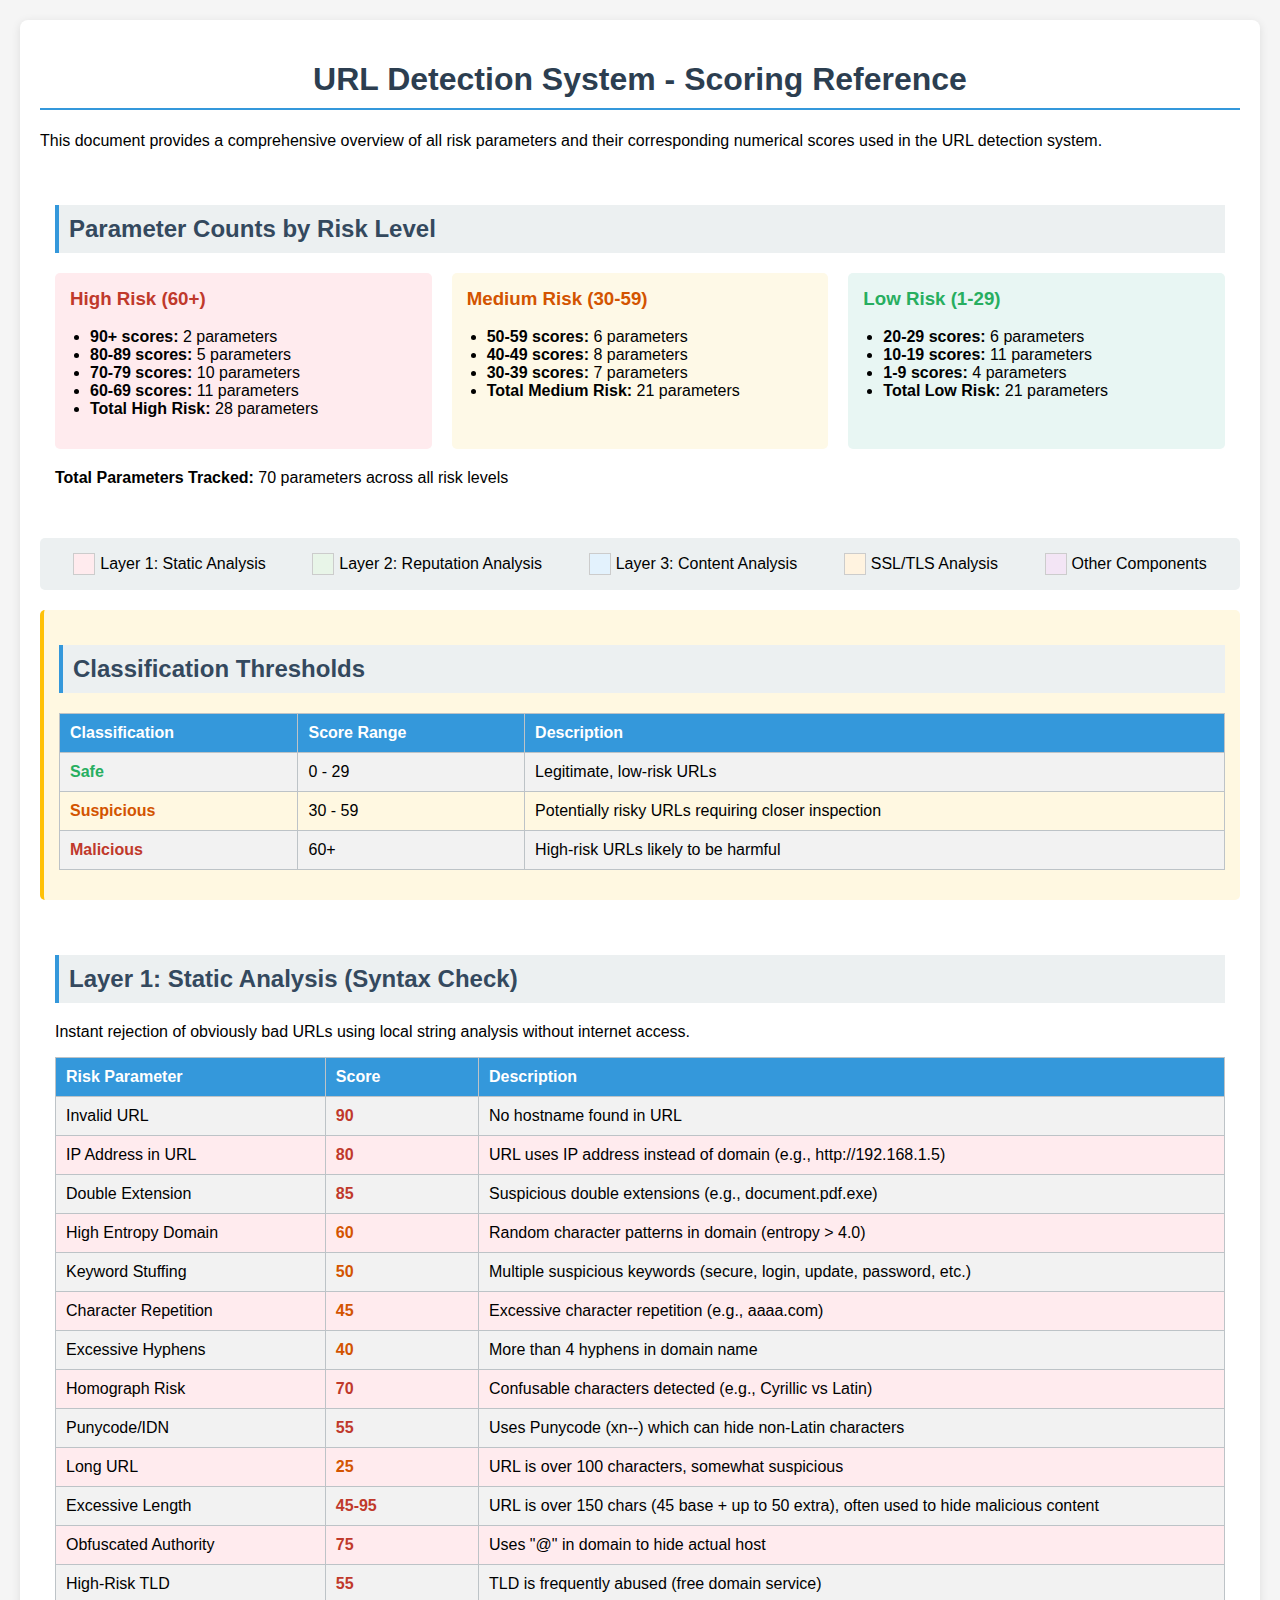
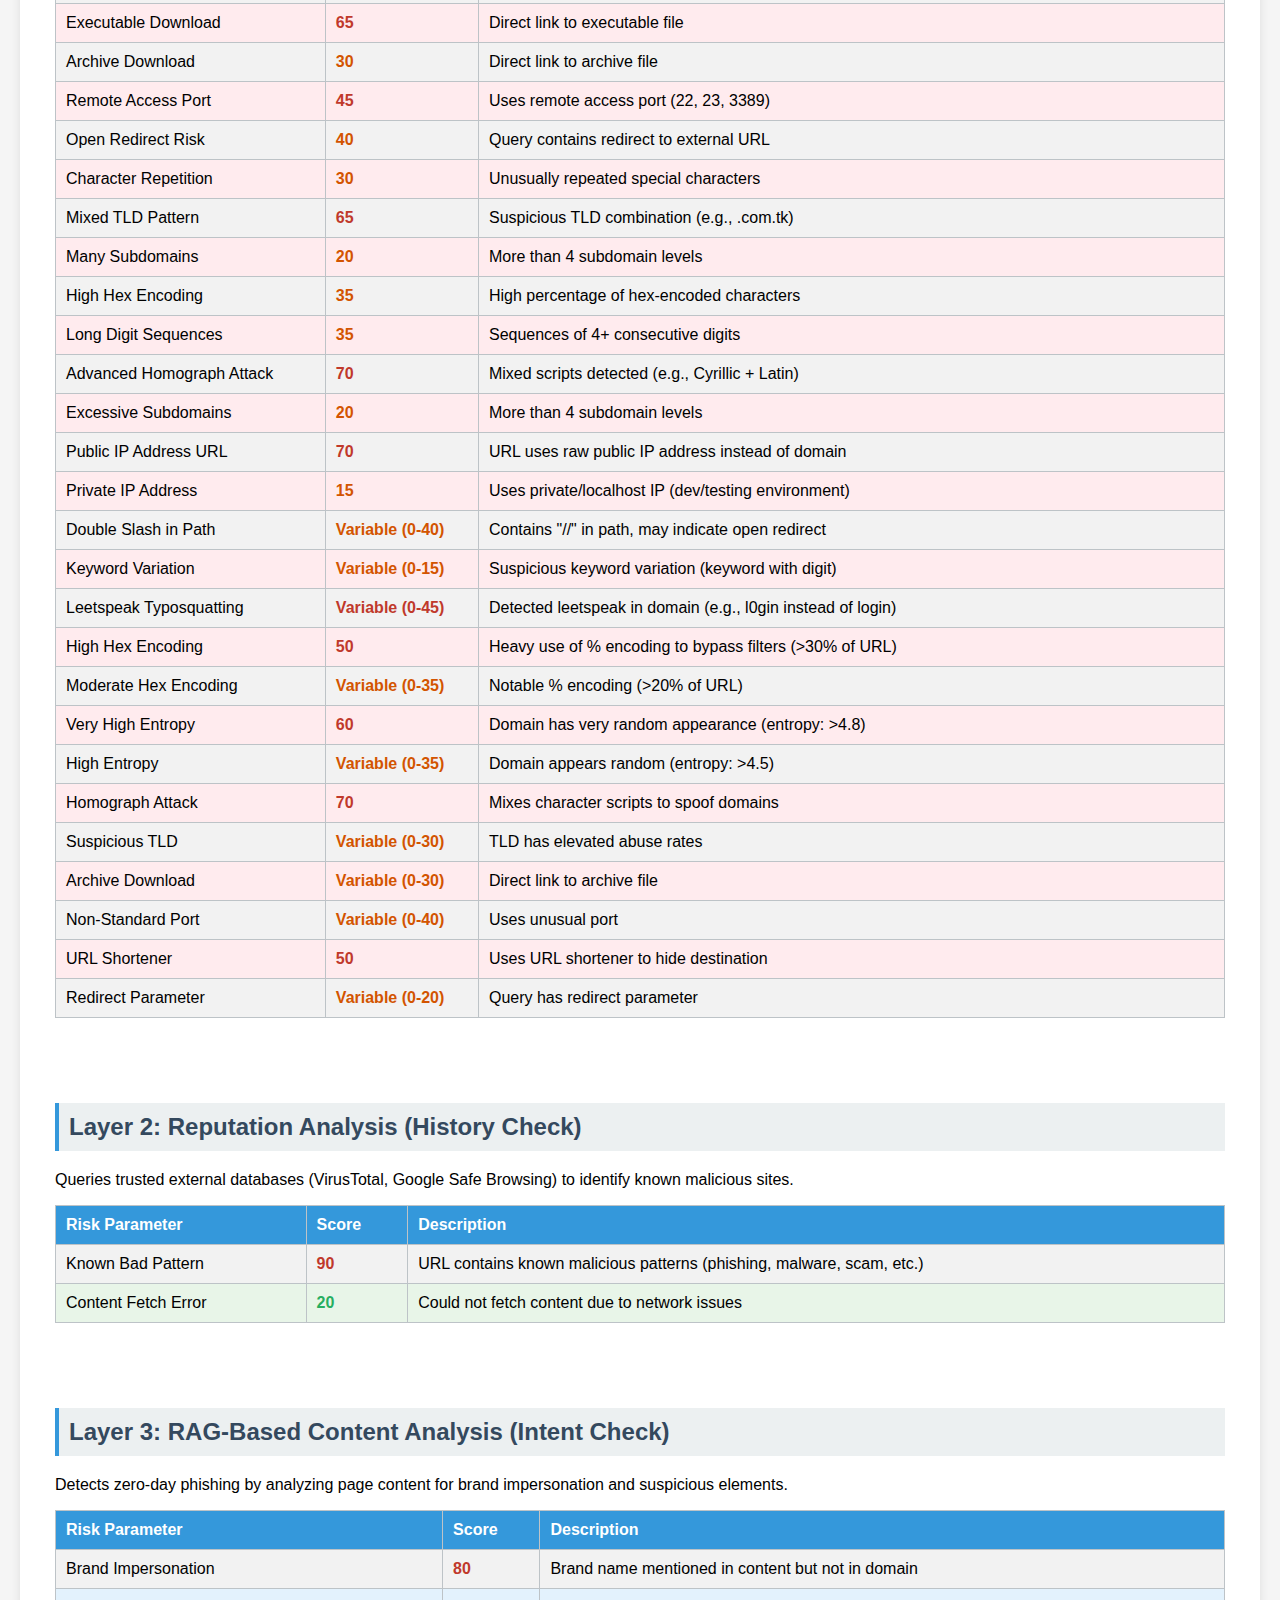
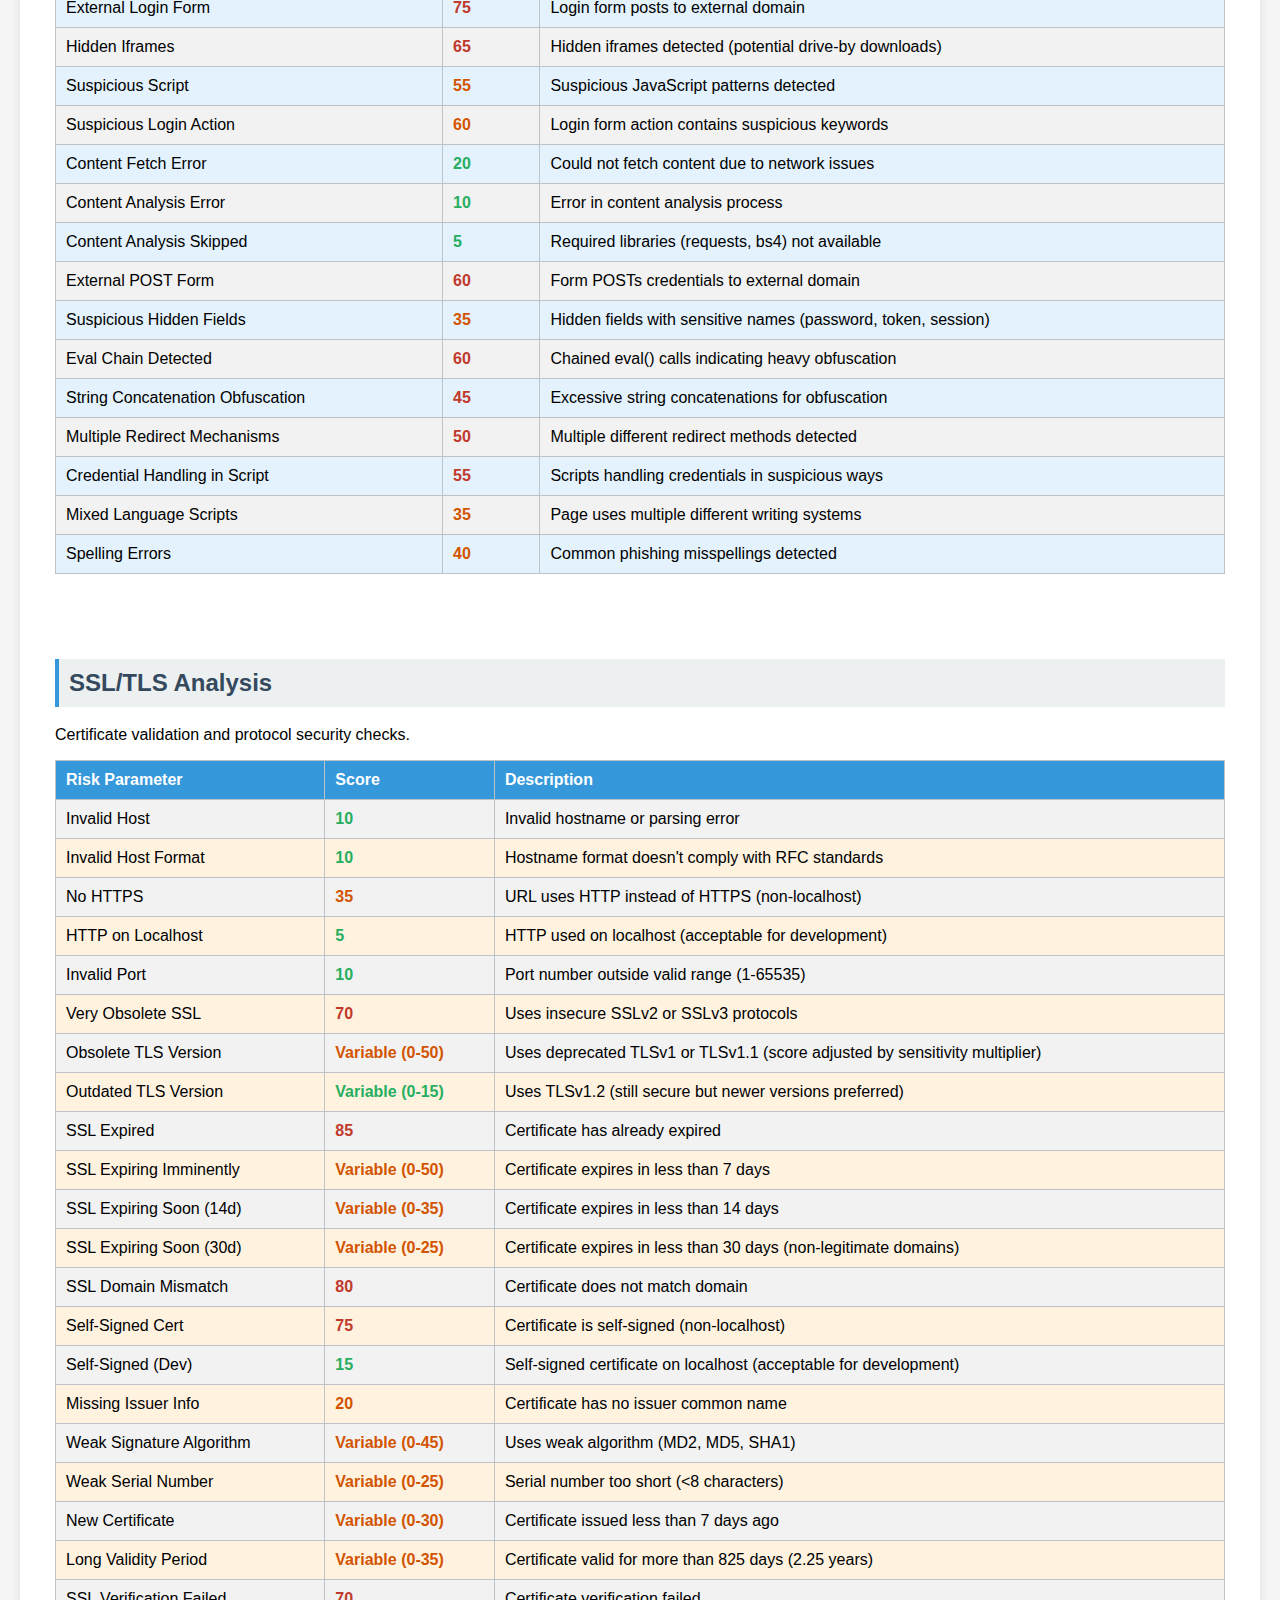
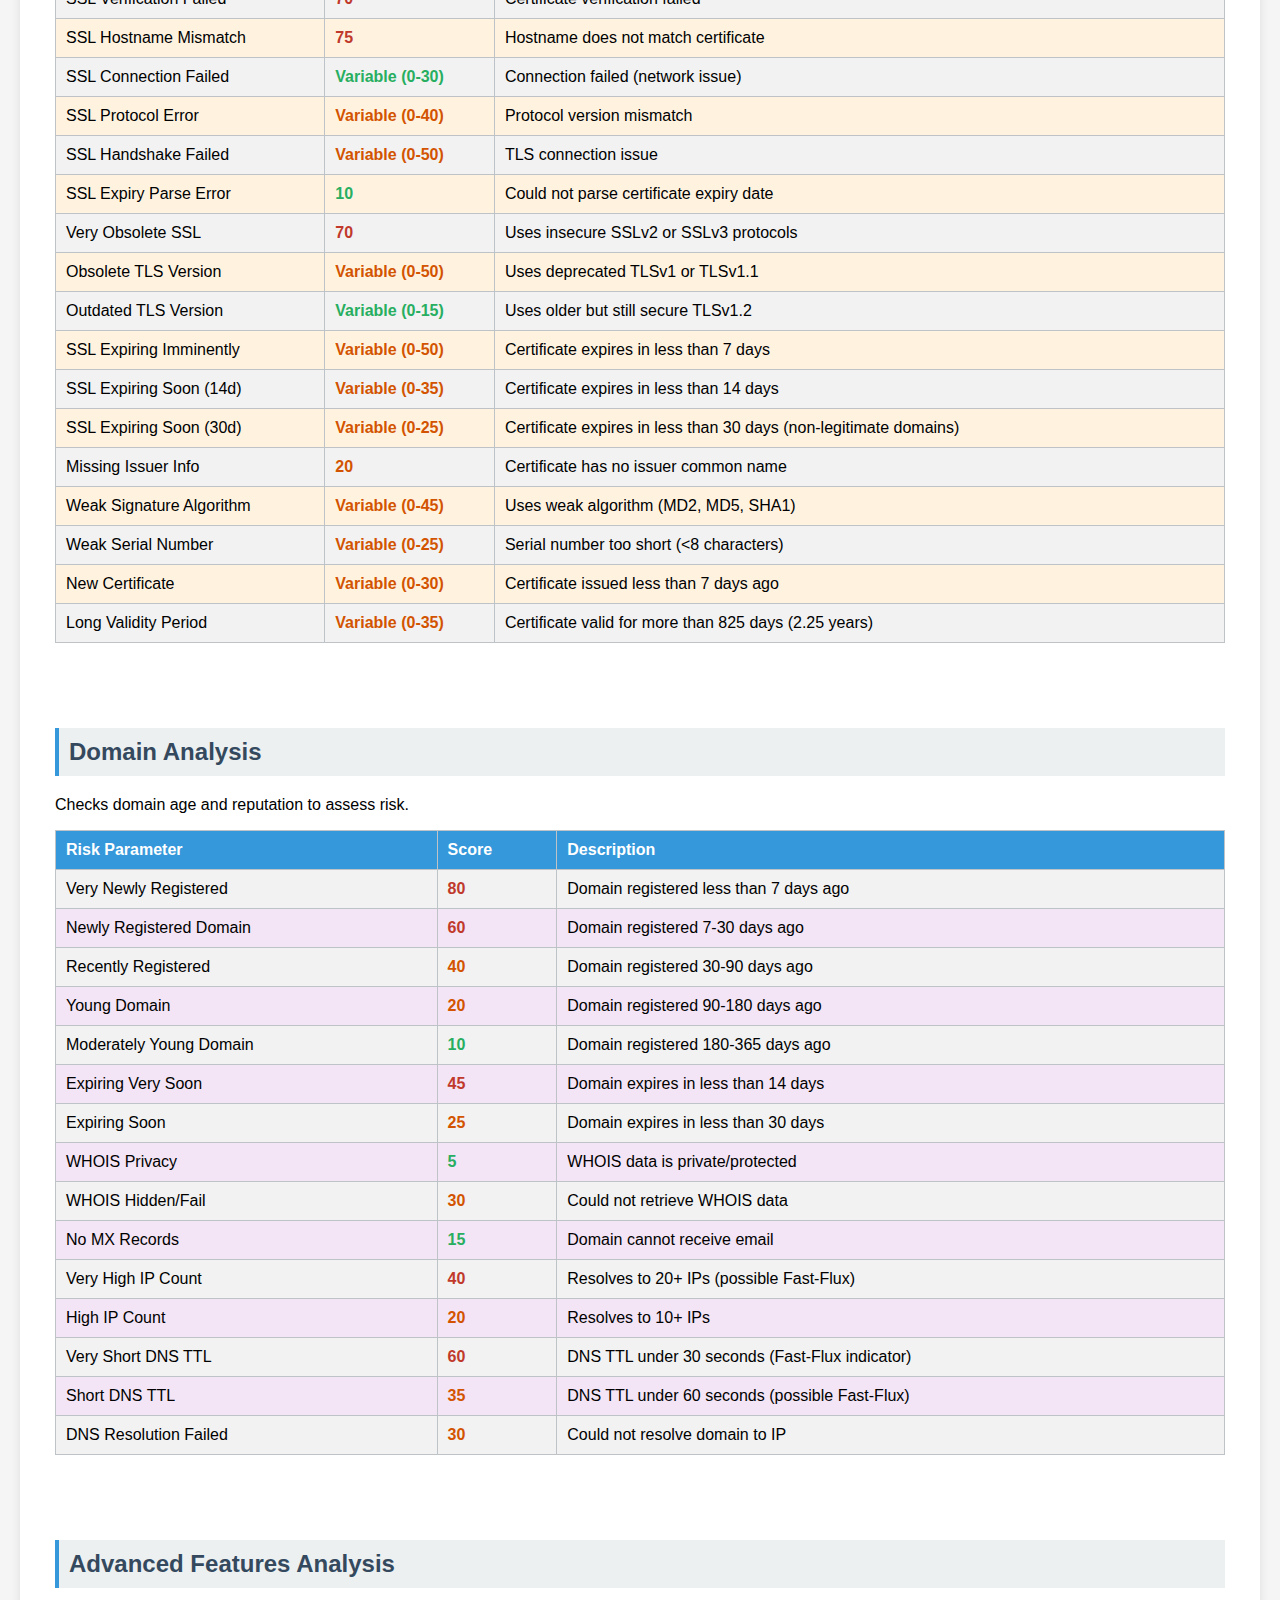
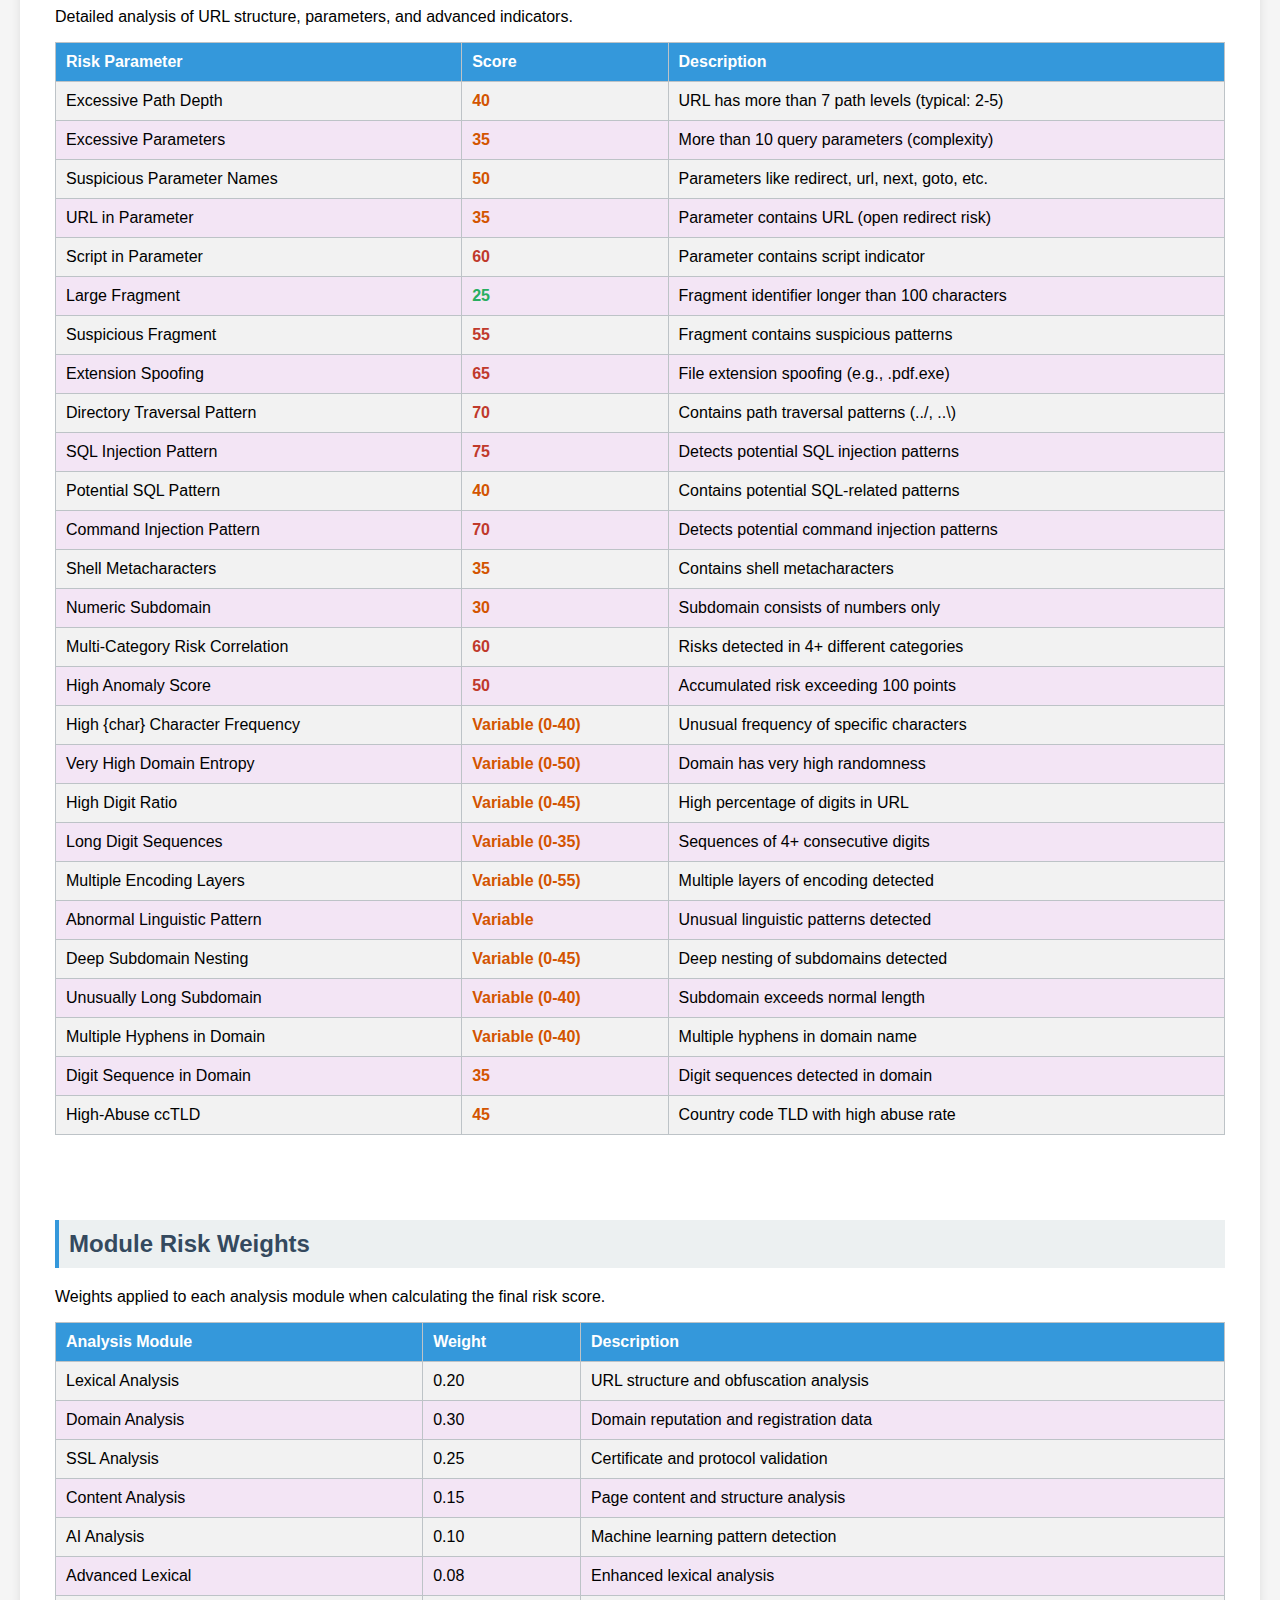
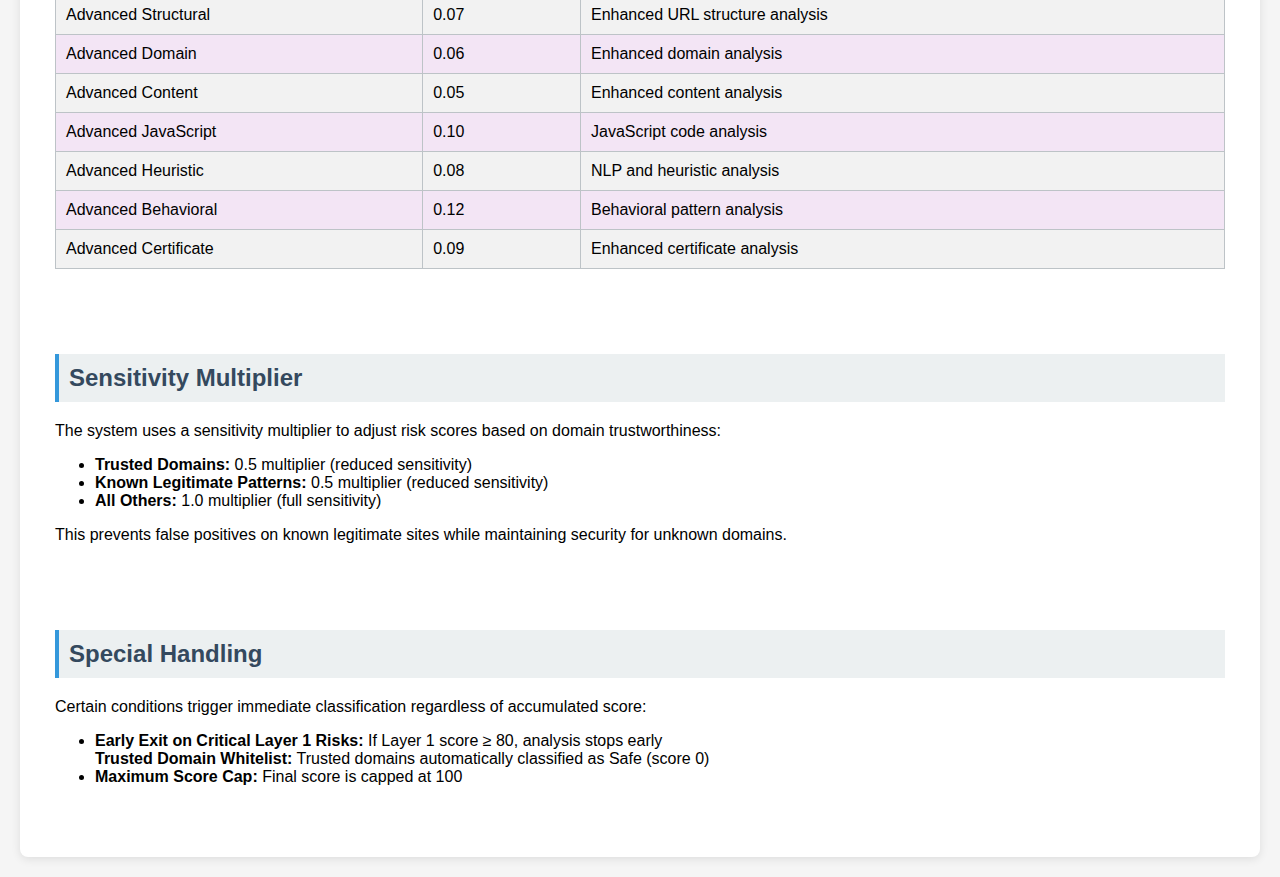
<file: scoring_reference.html>
<!DOCTYPE html>
<html lang="en">
<head>
    <meta charset="UTF-8">
    <meta name="viewport" content="width=device-width, initial-scale=1.0">
    <title>URL Detection System - Scoring Reference</title>
    <style>
        body {
            font-family: Arial, sans-serif;
            margin: 20px;
            background-color: #f5f5f5;
        }
        .container {
            max-width: 1200px;
            margin: 0 auto;
            background-color: white;
            padding: 20px;
            border-radius: 8px;
            box-shadow: 0 2px 10px rgba(0,0,0,0.1);
        }
        h1 {
            color: #2c3e50;
            text-align: center;
            border-bottom: 2px solid #3498db;
            padding-bottom: 10px;
        }
        h2 {
            color: #34495e;
            background-color: #ecf0f1;
            padding: 10px;
            border-left: 4px solid #3498db;
        }
        h3 {
            color: #2980b9;
            margin-top: 20px;
        }
        table {
            width: 100%;
            border-collapse: collapse;
            margin: 15px 0;
        }
        th, td {
            border: 1px solid #bdc3c7;
            padding: 10px;
            text-align: left;
        }
        th {
            background-color: #3498db;
            color: white;
        }
        tr:nth-child(even) {
            background-color: #f2f2f2;
        }
        .layer1 { background-color: #ffebee; }
        .layer2 { background-color: #e8f5e8; }
        .layer3 { background-color: #e3f2fd; }
        .ssl { background-color: #fff3e0; }
        .other { background-color: #f3e5f5; }
        .thresholds {
            background-color: #fff8e1;
            padding: 15px;
            border-radius: 5px;
            border-left: 4px solid #ffc107;
        }
        .risk-high { color: #c0392b; font-weight: bold; }
        .risk-medium { color: #d35400; font-weight: bold; }
        .risk-low { color: #27ae60; font-weight: bold; }
        .section {
            margin: 20px 0;
            padding: 15px;
            border-radius: 5px;
        }
        .legend {
            display: flex;
            justify-content: space-around;
            flex-wrap: wrap;
            margin: 20px 0;
            padding: 10px;
            background-color: #ecf0f1;
            border-radius: 5px;
        }
        .legend-item {
            display: flex;
            align-items: center;
            margin: 5px 10px;
        }
        .legend-color {
            width: 20px;
            height: 20px;
            margin-right: 5px;
            border: 1px solid #ccc;
        }
    </style>
</head>
<body>
    <div class="container">
        <h1>URL Detection System - Scoring Reference</h1>
        <p>This document provides a comprehensive overview of all risk parameters and their corresponding numerical scores used in the URL detection system.</p>
        
        <div class="section">
            <h2>Parameter Counts by Risk Level</h2>
            <div style="display: flex; flex-wrap: wrap; gap: 20px; margin-bottom: 20px;">
                <div style="flex: 1; min-width: 200px; padding: 15px; background-color: #ffebee; border-radius: 5px;">
                    <h3 style="color: #c0392b; margin-top: 0;">High Risk (60+)</h3>
                    <ul style="padding-left: 20px;">
                        <li><strong>90+ scores:</strong> 2 parameters</li>
                        <li><strong>80-89 scores:</strong> 5 parameters</li>
                        <li><strong>70-79 scores:</strong> 10 parameters</li>
                        <li><strong>60-69 scores:</strong> 11 parameters</li>
                        <li><strong>Total High Risk:</strong> 28 parameters</li>
                    </ul>
                </div>
                <div style="flex: 1; min-width: 200px; padding: 15px; background-color: #fef9e7; border-radius: 5px;">
                    <h3 style="color: #d35400; margin-top: 0;">Medium Risk (30-59)</h3>
                    <ul style="padding-left: 20px;">
                        <li><strong>50-59 scores:</strong> 6 parameters</li>
                        <li><strong>40-49 scores:</strong> 8 parameters</li>
                        <li><strong>30-39 scores:</strong> 7 parameters</li>
                        <li><strong>Total Medium Risk:</strong> 21 parameters</li>
                    </ul>
                </div>
                <div style="flex: 1; min-width: 200px; padding: 15px; background-color: #e8f6f3; border-radius: 5px;">
                    <h3 style="color: #27ae60; margin-top: 0;">Low Risk (1-29)</h3>
                    <ul style="padding-left: 20px;">
                        <li><strong>20-29 scores:</strong> 6 parameters</li>
                        <li><strong>10-19 scores:</strong> 11 parameters</li>
                        <li><strong>1-9 scores:</strong> 4 parameters</li>
                        <li><strong>Total Low Risk:</strong> 21 parameters</li>
                    </ul>
                </div>
            </div>
            <p><strong>Total Parameters Tracked:</strong> 70 parameters across all risk levels</p>
        </div>
        
        <div class="legend">
            <div class="legend-item"><div class="legend-color" style="background-color: #ffebee;"></div> Layer 1: Static Analysis</div>
            <div class="legend-item"><div class="legend-color" style="background-color: #e8f5e8;"></div> Layer 2: Reputation Analysis</div>
            <div class="legend-item"><div class="legend-color" style="background-color: #e3f2fd;"></div> Layer 3: Content Analysis</div>
            <div class="legend-item"><div class="legend-color" style="background-color: #fff3e0;"></div> SSL/TLS Analysis</div>
            <div class="legend-item"><div class="legend-color" style="background-color: #f3e5f5;"></div> Other Components</div>
        </div>

        <div class="section thresholds">
            <h2>Classification Thresholds</h2>
            <table>
                <tr>
                    <th>Classification</th>
                    <th>Score Range</th>
                    <th>Description</th>
                </tr>
                <tr>
                    <td><span class="risk-low">Safe</span></td>
                    <td>0 - 29</td>
                    <td>Legitimate, low-risk URLs</td>
                </tr>
                <tr>
                    <td><span class="risk-medium">Suspicious</span></td>
                    <td>30 - 59</td>
                    <td>Potentially risky URLs requiring closer inspection</td>
                </tr>
                <tr>
                    <td><span class="risk-high">Malicious</span></td>
                    <td>60+</td>
                    <td>High-risk URLs likely to be harmful</td>
                </tr>
            </table>
        </div>

        <div class="section">
            <h2>Layer 1: Static Analysis (Syntax Check)</h2>
            <p>Instant rejection of obviously bad URLs using local string analysis without internet access.</p>
            <table>
                <tr>
                    <th>Risk Parameter</th>
                    <th>Score</th>
                    <th>Description</th>
                </tr>
                <tr class="layer1">
                    <td>Invalid URL</td>
                    <td class="risk-high">90</td>
                    <td>No hostname found in URL</td>
                </tr>
                <tr class="layer1">
                    <td>IP Address in URL</td>
                    <td class="risk-high">80</td>
                    <td>URL uses IP address instead of domain (e.g., http://192.168.1.5)</td>
                </tr>
                <tr class="layer1">
                    <td>Double Extension</td>
                    <td class="risk-high">85</td>
                    <td>Suspicious double extensions (e.g., document.pdf.exe)</td>
                </tr>
                <tr class="layer1">
                    <td>High Entropy Domain</td>
                    <td class="risk-medium">60</td>
                    <td>Random character patterns in domain (entropy > 4.0)</td>
                </tr>
                <tr class="layer1">
                    <td>Keyword Stuffing</td>
                    <td class="risk-medium">50</td>
                    <td>Multiple suspicious keywords (secure, login, update, password, etc.)</td>
                </tr>
                <tr class="layer1">
                    <td>Character Repetition</td>
                    <td class="risk-medium">45</td>
                    <td>Excessive character repetition (e.g., aaaa.com)</td>
                </tr>
                <tr class="layer1">
                    <td>Excessive Hyphens</td>
                    <td class="risk-medium">40</td>
                    <td>More than 4 hyphens in domain name</td>
                </tr>
                <tr class="layer1">
                    <td>Homograph Risk</td>
                    <td class="risk-high">70</td>
                    <td>Confusable characters detected (e.g., Cyrillic vs Latin)</td>
                </tr>
                <tr class="layer1">
                    <td>Punycode/IDN</td>
                    <td class="risk-high">55</td>
                    <td>Uses Punycode (xn--) which can hide non-Latin characters</td>
                </tr>
                <tr class="layer1">
                    <td>Long URL</td>
                    <td class="risk-medium">25</td>
                    <td>URL is over 100 characters, somewhat suspicious</td>
                </tr>
                <tr class="layer1">
                    <td>Excessive Length</td>
                    <td class="risk-high">45-95</td>
                    <td>URL is over 150 chars (45 base + up to 50 extra), often used to hide malicious content</td>
                </tr>
                <tr class="layer1">
                    <td>Obfuscated Authority</td>
                    <td class="risk-high">75</td>
                    <td>Uses "@" in domain to hide actual host</td>
                </tr>
                <tr class="layer1">
                    <td>High-Risk TLD</td>
                    <td class="risk-high">55</td>
                    <td>TLD is frequently abused (free domain service)</td>
                </tr>
                <tr class="layer1">
                    <td>Executable Download</td>
                    <td class="risk-high">65</td>
                    <td>Direct link to executable file</td>
                </tr>
                <tr class="layer1">
                    <td>Archive Download</td>
                    <td class="risk-medium">30</td>
                    <td>Direct link to archive file</td>
                </tr>
                <tr class="layer1">
                    <td>Remote Access Port</td>
                    <td class="risk-high">45</td>
                    <td>Uses remote access port (22, 23, 3389)</td>
                </tr>
                <tr class="layer1">
                    <td>Open Redirect Risk</td>
                    <td class="risk-medium">40</td>
                    <td>Query contains redirect to external URL</td>
                </tr>
                <tr class="layer1">
                    <td>Character Repetition</td>
                    <td class="risk-medium">30</td>
                    <td>Unusually repeated special characters</td>
                </tr>
                <tr class="layer1">
                    <td>Mixed TLD Pattern</td>
                    <td class="risk-high">65</td>
                    <td>Suspicious TLD combination (e.g., .com.tk)</td>
                </tr>
                <tr class="layer1">
                    <td>Many Subdomains</td>
                    <td class="risk-medium">20</td>
                    <td>More than 4 subdomain levels</td>
                </tr>
                <tr class="layer1">
                    <td>High Hex Encoding</td>
                    <td class="risk-medium">35</td>
                    <td>High percentage of hex-encoded characters</td>
                </tr>
                <tr class="layer1">
                    <td>Long Digit Sequences</td>
                    <td class="risk-medium">35</td>
                    <td>Sequences of 4+ consecutive digits</td>
                </tr>
                <tr class="layer1">
                    <td>Advanced Homograph Attack</td>
                    <td class="risk-high">70</td>
                    <td>Mixed scripts detected (e.g., Cyrillic + Latin)</td>
                </tr>
                <tr class="layer1">
                    <td>Excessive Subdomains</td>
                    <td class="risk-medium">20</td>
                    <td>More than 4 subdomain levels</td>
                </tr>
                <tr class="layer1">
                    <td>Public IP Address URL</td>
                    <td class="risk-high">70</td>
                    <td>URL uses raw public IP address instead of domain</td>
                </tr>
                <tr class="layer1">
                    <td>Private IP Address</td>
                    <td class="risk-medium">15</td>
                    <td>Uses private/localhost IP (dev/testing environment)</td>
                </tr>
                <tr class="layer1">
                    <td>Double Slash in Path</td>
                    <td class="risk-medium">Variable (0-40)</td>
                    <td>Contains "//" in path, may indicate open redirect</td>
                </tr>
                <tr class="layer1">
                    <td>Keyword Variation</td>
                    <td class="risk-medium">Variable (0-15)</td>
                    <td>Suspicious keyword variation (keyword with digit)</td>
                </tr>
                <tr class="layer1">
                    <td>Leetspeak Typosquatting</td>
                    <td class="risk-high">Variable (0-45)</td>
                    <td>Detected leetspeak in domain (e.g., l0gin instead of login)</td>
                </tr>
                <tr class="layer1">
                    <td>High Hex Encoding</td>
                    <td class="risk-high">50</td>
                    <td>Heavy use of % encoding to bypass filters (>30% of URL)</td>
                </tr>
                <tr class="layer1">
                    <td>Moderate Hex Encoding</td>
                    <td class="risk-medium">Variable (0-35)</td>
                    <td>Notable % encoding (>20% of URL)</td>
                </tr>
                <tr class="layer1">
                    <td>Very High Entropy</td>
                    <td class="risk-high">60</td>
                    <td>Domain has very random appearance (entropy: >4.8)</td>
                </tr>
                <tr class="layer1">
                    <td>High Entropy</td>
                    <td class="risk-medium">Variable (0-35)</td>
                    <td>Domain appears random (entropy: >4.5)</td>
                </tr>
                <tr class="layer1">
                    <td>Homograph Attack</td>
                    <td class="risk-high">70</td>
                    <td>Mixes character scripts to spoof domains</td>
                </tr>
                <tr class="layer1">
                    <td>Suspicious TLD</td>
                    <td class="risk-medium">Variable (0-30)</td>
                    <td>TLD has elevated abuse rates</td>
                </tr>
                <tr class="layer1">
                    <td>Archive Download</td>
                    <td class="risk-medium">Variable (0-30)</td>
                    <td>Direct link to archive file</td>
                </tr>
                <tr class="layer1">
                    <td>Non-Standard Port</td>
                    <td class="risk-medium">Variable (0-40)</td>
                    <td>Uses unusual port</td>
                </tr>
                <tr class="layer1">
                    <td>URL Shortener</td>
                    <td class="risk-high">50</td>
                    <td>Uses URL shortener to hide destination</td>
                </tr>
                <tr class="layer1">
                    <td>Redirect Parameter</td>
                    <td class="risk-medium">Variable (0-20)</td>
                    <td>Query has redirect parameter</td>
                </tr>
            </table>
        </div>

        <div class="section">
            <h2>Layer 2: Reputation Analysis (History Check)</h2>
            <p>Queries trusted external databases (VirusTotal, Google Safe Browsing) to identify known malicious sites.</p>
            <table>
                <tr>
                    <th>Risk Parameter</th>
                    <th>Score</th>
                    <th>Description</th>
                </tr>
                <tr class="layer2">
                    <td>Known Bad Pattern</td>
                    <td class="risk-high">90</td>
                    <td>URL contains known malicious patterns (phishing, malware, scam, etc.)</td>
                </tr>
                <tr class="layer2">
                    <td>Content Fetch Error</td>
                    <td class="risk-low">20</td>
                    <td>Could not fetch content due to network issues</td>
                </tr>
            </table>
        </div>

        <div class="section">
            <h2>Layer 3: RAG-Based Content Analysis (Intent Check)</h2>
            <p>Detects zero-day phishing by analyzing page content for brand impersonation and suspicious elements.</p>
            <table>
                <tr>
                    <th>Risk Parameter</th>
                    <th>Score</th>
                    <th>Description</th>
                </tr>
                <tr class="layer3">
                    <td>Brand Impersonation</td>
                    <td class="risk-high">80</td>
                    <td>Brand name mentioned in content but not in domain</td>
                </tr>
                <tr class="layer3">
                    <td>External Login Form</td>
                    <td class="risk-high">75</td>
                    <td>Login form posts to external domain</td>
                </tr>
                <tr class="layer3">
                    <td>Hidden Iframes</td>
                    <td class="risk-high">65</td>
                    <td>Hidden iframes detected (potential drive-by downloads)</td>
                </tr>
                <tr class="layer3">
                    <td>Suspicious Script</td>
                    <td class="risk-medium">55</td>
                    <td>Suspicious JavaScript patterns detected</td>
                </tr>
                <tr class="layer3">
                    <td>Suspicious Login Action</td>
                    <td class="risk-medium">60</td>
                    <td>Login form action contains suspicious keywords</td>
                </tr>
                <tr class="layer3">
                    <td>Content Fetch Error</td>
                    <td class="risk-low">20</td>
                    <td>Could not fetch content due to network issues</td>
                </tr>
                <tr class="layer3">
                    <td>Content Analysis Error</td>
                    <td class="risk-low">10</td>
                    <td>Error in content analysis process</td>
                </tr>
                <tr class="layer3">
                    <td>Content Analysis Skipped</td>
                    <td class="risk-low">5</td>
                    <td>Required libraries (requests, bs4) not available</td>
                </tr>
                <tr class="layer3">
                    <td>External POST Form</td>
                    <td class="risk-high">60</td>
                    <td>Form POSTs credentials to external domain</td>
                </tr>
                <tr class="layer3">
                    <td>Suspicious Hidden Fields</td>
                    <td class="risk-medium">35</td>
                    <td>Hidden fields with sensitive names (password, token, session)</td>
                </tr>
                <tr class="layer3">
                    <td>Eval Chain Detected</td>
                    <td class="risk-high">60</td>
                    <td>Chained eval() calls indicating heavy obfuscation</td>
                </tr>
                <tr class="layer3">
                    <td>String Concatenation Obfuscation</td>
                    <td class="risk-high">45</td>
                    <td>Excessive string concatenations for obfuscation</td>
                </tr>
                <tr class="layer3">
                    <td>Multiple Redirect Mechanisms</td>
                    <td class="risk-high">50</td>
                    <td>Multiple different redirect methods detected</td>
                </tr>
                <tr class="layer3">
                    <td>Credential Handling in Script</td>
                    <td class="risk-high">55</td>
                    <td>Scripts handling credentials in suspicious ways</td>
                </tr>
                <tr class="layer3">
                    <td>Mixed Language Scripts</td>
                    <td class="risk-medium">35</td>
                    <td>Page uses multiple different writing systems</td>
                </tr>
                <tr class="layer3">
                    <td>Spelling Errors</td>
                    <td class="risk-medium">40</td>
                    <td>Common phishing misspellings detected</td>
                </tr>
            </table>
        </div>

        <div class="section">
            <h2>SSL/TLS Analysis</h2>
            <p>Certificate validation and protocol security checks.</p>
            <table>
                <tr>
                    <th>Risk Parameter</th>
                    <th>Score</th>
                    <th>Description</th>
                </tr>
                <tr class="ssl">
                    <td>Invalid Host</td>
                    <td class="risk-low">10</td>
                    <td>Invalid hostname or parsing error</td>
                </tr>
                <tr class="ssl">
                    <td>Invalid Host Format</td>
                    <td class="risk-low">10</td>
                    <td>Hostname format doesn't comply with RFC standards</td>
                </tr>
                <tr class="ssl">
                    <td>No HTTPS</td>
                    <td class="risk-medium">35</td>
                    <td>URL uses HTTP instead of HTTPS (non-localhost)</td>
                </tr>
                <tr class="ssl">
                    <td>HTTP on Localhost</td>
                    <td class="risk-low">5</td>
                    <td>HTTP used on localhost (acceptable for development)</td>
                </tr>
                <tr class="ssl">
                    <td>Invalid Port</td>
                    <td class="risk-low">10</td>
                    <td>Port number outside valid range (1-65535)</td>
                </tr>
                <tr class="ssl">
                    <td>Very Obsolete SSL</td>
                    <td class="risk-high">70</td>
                    <td>Uses insecure SSLv2 or SSLv3 protocols</td>
                </tr>
                <tr class="ssl">
                    <td>Obsolete TLS Version</td>
                    <td class="risk-medium">Variable (0-50)</td>
                    <td>Uses deprecated TLSv1 or TLSv1.1 (score adjusted by sensitivity multiplier)</td>
                </tr>
                <tr class="ssl">
                    <td>Outdated TLS Version</td>
                    <td class="risk-low">Variable (0-15)</td>
                    <td>Uses TLSv1.2 (still secure but newer versions preferred)</td>
                </tr>
                <tr class="ssl">
                    <td>SSL Expired</td>
                    <td class="risk-high">85</td>
                    <td>Certificate has already expired</td>
                </tr>
                <tr class="ssl">
                    <td>SSL Expiring Imminently</td>
                    <td class="risk-medium">Variable (0-50)</td>
                    <td>Certificate expires in less than 7 days</td>
                </tr>
                <tr class="ssl">
                    <td>SSL Expiring Soon (14d)</td>
                    <td class="risk-medium">Variable (0-35)</td>
                    <td>Certificate expires in less than 14 days</td>
                </tr>
                <tr class="ssl">
                    <td>SSL Expiring Soon (30d)</td>
                    <td class="risk-medium">Variable (0-25)</td>
                    <td>Certificate expires in less than 30 days (non-legitimate domains)</td>
                </tr>
                <tr class="ssl">
                    <td>SSL Domain Mismatch</td>
                    <td class="risk-high">80</td>
                    <td>Certificate does not match domain</td>
                </tr>
                <tr class="ssl">
                    <td>Self-Signed Cert</td>
                    <td class="risk-high">75</td>
                    <td>Certificate is self-signed (non-localhost)</td>
                </tr>
                <tr class="ssl">
                    <td>Self-Signed (Dev)</td>
                    <td class="risk-low">15</td>
                    <td>Self-signed certificate on localhost (acceptable for development)</td>
                </tr>
                <tr class="ssl">
                    <td>Missing Issuer Info</td>
                    <td class="risk-medium">20</td>
                    <td>Certificate has no issuer common name</td>
                </tr>
                <tr class="ssl">
                    <td>Weak Signature Algorithm</td>
                    <td class="risk-medium">Variable (0-45)</td>
                    <td>Uses weak algorithm (MD2, MD5, SHA1)</td>
                </tr>
                <tr class="ssl">
                    <td>Weak Serial Number</td>
                    <td class="risk-medium">Variable (0-25)</td>
                    <td>Serial number too short (&lt;8 characters)</td>
                </tr>
                <tr class="ssl">
                    <td>New Certificate</td>
                    <td class="risk-medium">Variable (0-30)</td>
                    <td>Certificate issued less than 7 days ago</td>
                </tr>
                <tr class="ssl">
                    <td>Long Validity Period</td>
                    <td class="risk-medium">Variable (0-35)</td>
                    <td>Certificate valid for more than 825 days (2.25 years)</td>
                </tr>
                <tr class="ssl">
                    <td>SSL Verification Failed</td>
                    <td class="risk-high">70</td>
                    <td>Certificate verification failed</td>
                </tr>
                <tr class="ssl">
                    <td>SSL Hostname Mismatch</td>
                    <td class="risk-high">75</td>
                    <td>Hostname does not match certificate</td>
                </tr>
                <tr class="ssl">
                    <td>SSL Connection Failed</td>
                    <td class="risk-low">Variable (0-30)</td>
                    <td>Connection failed (network issue)</td>
                </tr>
                <tr class="ssl">
                    <td>SSL Protocol Error</td>
                    <td class="risk-medium">Variable (0-40)</td>
                    <td>Protocol version mismatch</td>
                </tr>
                <tr class="ssl">
                    <td>SSL Handshake Failed</td>
                    <td class="risk-medium">Variable (0-50)</td>
                    <td>TLS connection issue</td>
                </tr>
                <tr class="ssl">
                    <td>SSL Expiry Parse Error</td>
                    <td class="risk-low">10</td>
                    <td>Could not parse certificate expiry date</td>
                </tr>
                <tr class="ssl">
                    <td>Very Obsolete SSL</td>
                    <td class="risk-high">70</td>
                    <td>Uses insecure SSLv2 or SSLv3 protocols</td>
                </tr>
                <tr class="ssl">
                    <td>Obsolete TLS Version</td>
                    <td class="risk-medium">Variable (0-50)</td>
                    <td>Uses deprecated TLSv1 or TLSv1.1</td>
                </tr>
                <tr class="ssl">
                    <td>Outdated TLS Version</td>
                    <td class="risk-low">Variable (0-15)</td>
                    <td>Uses older but still secure TLSv1.2</td>
                </tr>
                <tr class="ssl">
                    <td>SSL Expiring Imminently</td>
                    <td class="risk-medium">Variable (0-50)</td>
                    <td>Certificate expires in less than 7 days</td>
                </tr>
                <tr class="ssl">
                    <td>SSL Expiring Soon (14d)</td>
                    <td class="risk-medium">Variable (0-35)</td>
                    <td>Certificate expires in less than 14 days</td>
                </tr>
                <tr class="ssl">
                    <td>SSL Expiring Soon (30d)</td>
                    <td class="risk-medium">Variable (0-25)</td>
                    <td>Certificate expires in less than 30 days (non-legitimate domains)</td>
                </tr>
                <tr class="ssl">
                    <td>Missing Issuer Info</td>
                    <td class="risk-medium">20</td>
                    <td>Certificate has no issuer common name</td>
                </tr>
                <tr class="ssl">
                    <td>Weak Signature Algorithm</td>
                    <td class="risk-medium">Variable (0-45)</td>
                    <td>Uses weak algorithm (MD2, MD5, SHA1)</td>
                </tr>
                <tr class="ssl">
                    <td>Weak Serial Number</td>
                    <td class="risk-medium">Variable (0-25)</td>
                    <td>Serial number too short (&lt;8 characters)</td>
                </tr>
                <tr class="ssl">
                    <td>New Certificate</td>
                    <td class="risk-medium">Variable (0-30)</td>
                    <td>Certificate issued less than 7 days ago</td>
                </tr>
                <tr class="ssl">
                    <td>Long Validity Period</td>
                    <td class="risk-medium">Variable (0-35)</td>
                    <td>Certificate valid for more than 825 days (2.25 years)</td>
                </tr>
            </table>
        </div>

        <div class="section">
            <h2>Domain Analysis</h2>
            <p>Checks domain age and reputation to assess risk.</p>
            <table>
                <tr>
                    <th>Risk Parameter</th>
                    <th>Score</th>
                    <th>Description</th>
                </tr>
                <tr class="other">
                    <td>Very Newly Registered</td>
                    <td class="risk-high">80</td>
                    <td>Domain registered less than 7 days ago</td>
                </tr>
                <tr class="other">
                    <td>Newly Registered Domain</td>
                    <td class="risk-high">60</td>
                    <td>Domain registered 7-30 days ago</td>
                </tr>
                <tr class="other">
                    <td>Recently Registered</td>
                    <td class="risk-medium">40</td>
                    <td>Domain registered 30-90 days ago</td>
                </tr>
                <tr class="other">
                    <td>Young Domain</td>
                    <td class="risk-medium">20</td>
                    <td>Domain registered 90-180 days ago</td>
                </tr>
                <tr class="other">
                    <td>Moderately Young Domain</td>
                    <td class="risk-low">10</td>
                    <td>Domain registered 180-365 days ago</td>
                </tr>
                <tr class="other">
                    <td>Expiring Very Soon</td>
                    <td class="risk-high">45</td>
                    <td>Domain expires in less than 14 days</td>
                </tr>
                <tr class="other">
                    <td>Expiring Soon</td>
                    <td class="risk-medium">25</td>
                    <td>Domain expires in less than 30 days</td>
                </tr>
                <tr class="other">
                    <td>WHOIS Privacy</td>
                    <td class="risk-low">5</td>
                    <td>WHOIS data is private/protected</td>
                </tr>
                <tr class="other">
                    <td>WHOIS Hidden/Fail</td>
                    <td class="risk-medium">30</td>
                    <td>Could not retrieve WHOIS data</td>
                </tr>
                <tr class="other">
                    <td>No MX Records</td>
                    <td class="risk-low">15</td>
                    <td>Domain cannot receive email</td>
                </tr>
                <tr class="other">
                    <td>Very High IP Count</td>
                    <td class="risk-high">40</td>
                    <td>Resolves to 20+ IPs (possible Fast-Flux)</td>
                </tr>
                <tr class="other">
                    <td>High IP Count</td>
                    <td class="risk-medium">20</td>
                    <td>Resolves to 10+ IPs</td>
                </tr>
                <tr class="other">
                    <td>Very Short DNS TTL</td>
                    <td class="risk-high">60</td>
                    <td>DNS TTL under 30 seconds (Fast-Flux indicator)</td>
                </tr>
                <tr class="other">
                    <td>Short DNS TTL</td>
                    <td class="risk-medium">35</td>
                    <td>DNS TTL under 60 seconds (possible Fast-Flux)</td>
                </tr>
                <tr class="other">
                    <td>DNS Resolution Failed</td>
                    <td class="risk-medium">30</td>
                    <td>Could not resolve domain to IP</td>
                </tr>
            </table>
        </div>
        
        <div class="section">
            <h2>Advanced Features Analysis</h2>
            <p>Detailed analysis of URL structure, parameters, and advanced indicators.</p>
            <table>
                <tr>
                    <th>Risk Parameter</th>
                    <th>Score</th>
                    <th>Description</th>
                </tr>
                <tr class="other">
                    <td>Excessive Path Depth</td>
                    <td class="risk-medium">40</td>
                    <td>URL has more than 7 path levels (typical: 2-5)</td>
                </tr>
                <tr class="other">
                    <td>Excessive Parameters</td>
                    <td class="risk-medium">35</td>
                    <td>More than 10 query parameters (complexity)</td>
                </tr>
                <tr class="other">
                    <td>Suspicious Parameter Names</td>
                    <td class="risk-medium">50</td>
                    <td>Parameters like redirect, url, next, goto, etc.</td>
                </tr>
                <tr class="other">
                    <td>URL in Parameter</td>
                    <td class="risk-medium">35</td>
                    <td>Parameter contains URL (open redirect risk)</td>
                </tr>
                <tr class="other">
                    <td>Script in Parameter</td>
                    <td class="risk-high">60</td>
                    <td>Parameter contains script indicator</td>
                </tr>
                <tr class="other">
                    <td>Large Fragment</td>
                    <td class="risk-low">25</td>
                    <td>Fragment identifier longer than 100 characters</td>
                </tr>
                <tr class="other">
                    <td>Suspicious Fragment</td>
                    <td class="risk-high">55</td>
                    <td>Fragment contains suspicious patterns</td>
                </tr>
                <tr class="other">
                    <td>Extension Spoofing</td>
                    <td class="risk-high">65</td>
                    <td>File extension spoofing (e.g., .pdf.exe)</td>
                </tr>
                <tr class="other">
                    <td>Directory Traversal Pattern</td>
                    <td class="risk-high">70</td>
                    <td>Contains path traversal patterns (../, ..\)</td>
                </tr>
                <tr class="other">
                    <td>SQL Injection Pattern</td>
                    <td class="risk-high">75</td>
                    <td>Detects potential SQL injection patterns</td>
                </tr>
                <tr class="other">
                    <td>Potential SQL Pattern</td>
                    <td class="risk-medium">40</td>
                    <td>Contains potential SQL-related patterns</td>
                </tr>
                <tr class="other">
                    <td>Command Injection Pattern</td>
                    <td class="risk-high">70</td>
                    <td>Detects potential command injection patterns</td>
                </tr>
                <tr class="other">
                    <td>Shell Metacharacters</td>
                    <td class="risk-medium">35</td>
                    <td>Contains shell metacharacters</td>
                </tr>
                <tr class="other">
                    <td>Numeric Subdomain</td>
                    <td class="risk-medium">30</td>
                    <td>Subdomain consists of numbers only</td>
                </tr>
                <tr class="other">
                    <td>Multi-Category Risk Correlation</td>
                    <td class="risk-high">60</td>
                    <td>Risks detected in 4+ different categories</td>
                </tr>
                <tr class="other">
                    <td>High Anomaly Score</td>
                    <td class="risk-high">50</td>
                    <td>Accumulated risk exceeding 100 points</td>
                </tr>
                <tr class="other">
                    <td>High {char} Character Frequency</td>
                    <td class="risk-medium">Variable (0-40)</td>
                    <td>Unusual frequency of specific characters</td>
                </tr>
                <tr class="other">
                    <td>Very High Domain Entropy</td>
                    <td class="risk-medium">Variable (0-50)</td>
                    <td>Domain has very high randomness</td>
                </tr>
                <tr class="other">
                    <td>High Digit Ratio</td>
                    <td class="risk-medium">Variable (0-45)</td>
                    <td>High percentage of digits in URL</td>
                </tr>
                <tr class="other">
                    <td>Long Digit Sequences</td>
                    <td class="risk-medium">Variable (0-35)</td>
                    <td>Sequences of 4+ consecutive digits</td>
                </tr>
                <tr class="other">
                    <td>Multiple Encoding Layers</td>
                    <td class="risk-medium">Variable (0-55)</td>
                    <td>Multiple layers of encoding detected</td>
                </tr>
                <tr class="other">
                    <td>Abnormal Linguistic Pattern</td>
                    <td class="risk-medium">Variable</td>
                    <td>Unusual linguistic patterns detected</td>
                </tr>
                <tr class="other">
                    <td>Deep Subdomain Nesting</td>
                    <td class="risk-medium">Variable (0-45)</td>
                    <td>Deep nesting of subdomains detected</td>
                </tr>
                <tr class="other">
                    <td>Unusually Long Subdomain</td>
                    <td class="risk-medium">Variable (0-40)</td>
                    <td>Subdomain exceeds normal length</td>
                </tr>
                <tr class="other">
                    <td>Multiple Hyphens in Domain</td>
                    <td class="risk-medium">Variable (0-40)</td>
                    <td>Multiple hyphens in domain name</td>
                </tr>
                <tr class="other">
                    <td>Digit Sequence in Domain</td>
                    <td class="risk-medium">35</td>
                    <td>Digit sequences detected in domain</td>
                </tr>
                <tr class="other">
                    <td>High-Abuse ccTLD</td>
                    <td class="risk-medium">45</td>
                    <td>Country code TLD with high abuse rate</td>
                </tr>
            </table>
        </div>
        
        <div class="section">
            <h2>Module Risk Weights</h2>
            <p>Weights applied to each analysis module when calculating the final risk score.</p>
            <table>
                <tr>
                    <th>Analysis Module</th>
                    <th>Weight</th>
                    <th>Description</th>
                </tr>
                <tr class="other">
                    <td>Lexical Analysis</td>
                    <td>0.20</td>
                    <td>URL structure and obfuscation analysis</td>
                </tr>
                <tr class="other">
                    <td>Domain Analysis</td>
                    <td>0.30</td>
                    <td>Domain reputation and registration data</td>
                </tr>
                <tr class="other">
                    <td>SSL Analysis</td>
                    <td>0.25</td>
                    <td>Certificate and protocol validation</td>
                </tr>
                <tr class="other">
                    <td>Content Analysis</td>
                    <td>0.15</td>
                    <td>Page content and structure analysis</td>
                </tr>
                <tr class="other">
                    <td>AI Analysis</td>
                    <td>0.10</td>
                    <td>Machine learning pattern detection</td>
                </tr>
                <tr class="other">
                    <td>Advanced Lexical</td>
                    <td>0.08</td>
                    <td>Enhanced lexical analysis</td>
                </tr>
                <tr class="other">
                    <td>Advanced Structural</td>
                    <td>0.07</td>
                    <td>Enhanced URL structure analysis</td>
                </tr>
                <tr class="other">
                    <td>Advanced Domain</td>
                    <td>0.06</td>
                    <td>Enhanced domain analysis</td>
                </tr>
                <tr class="other">
                    <td>Advanced Content</td>
                    <td>0.05</td>
                    <td>Enhanced content analysis</td>
                </tr>
                <tr class="other">
                    <td>Advanced JavaScript</td>
                    <td>0.10</td>
                    <td>JavaScript code analysis</td>
                </tr>
                <tr class="other">
                    <td>Advanced Heuristic</td>
                    <td>0.08</td>
                    <td>NLP and heuristic analysis</td>
                </tr>
                <tr class="other">
                    <td>Advanced Behavioral</td>
                    <td>0.12</td>
                    <td>Behavioral pattern analysis</td>
                </tr>
                <tr class="other">
                    <td>Advanced Certificate</td>
                    <td>0.09</td>
                    <td>Enhanced certificate analysis</td>
                </tr>
            </table>
        </div>

        <div class="section">
            <h2>Sensitivity Multiplier</h2>
            <p>The system uses a sensitivity multiplier to adjust risk scores based on domain trustworthiness:</p>
            <ul>
                <li><strong>Trusted Domains:</strong> 0.5 multiplier (reduced sensitivity)</li>
                <li><strong>Known Legitimate Patterns:</strong> 0.5 multiplier (reduced sensitivity)</li>
                <li><strong>All Others:</strong> 1.0 multiplier (full sensitivity)</li>
            </ul>
            <p>This prevents false positives on known legitimate sites while maintaining security for unknown domains.</p>
        </div>

        <div class="section">
            <h2>Special Handling</h2>
            <p>Certain conditions trigger immediate classification regardless of accumulated score:</p>
            <ul>
                <li><strong>Early Exit on Critical Layer 1 Risks:</strong> If Layer 1 score ≥ 80, analysis stops early</li>
                <strong>Trusted Domain Whitelist:</strong> Trusted domains automatically classified as Safe (score 0)</li>
                <li><strong>Maximum Score Cap:</strong> Final score is capped at 100</li>
            </ul>
        </div>
    </div>
</body>
</html>
</file>
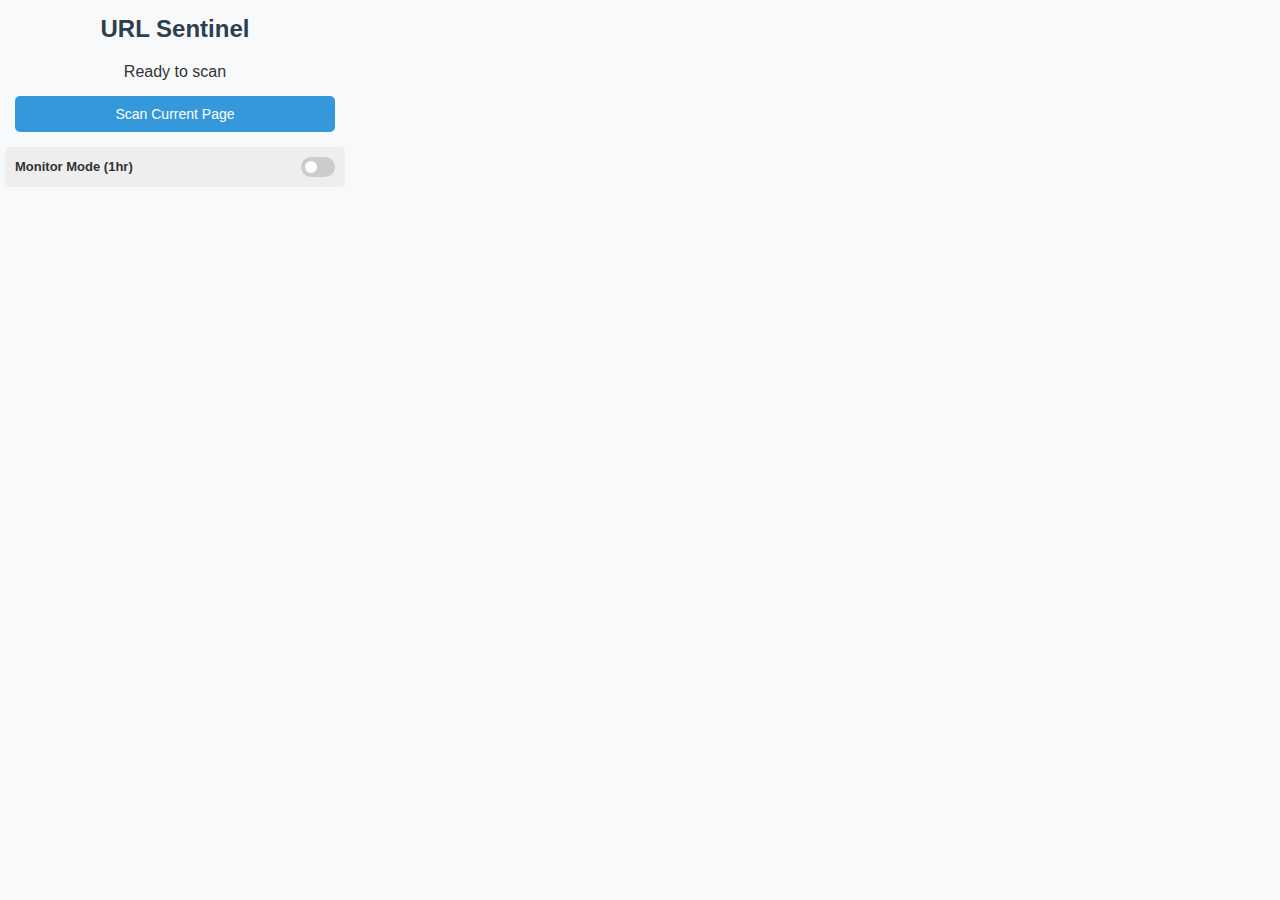
<file: browser_extension/popup.html>
<!DOCTYPE html>
<html>

<head>
  <title>URL Sentinel</title>
  <link rel="stylesheet" href="style.css">
</head>

<body>
  <div class="container">
    <h2>URL Sentinel</h2>
    <div id="status">Ready to scan</div>
    <div id="url-display" class="url-text"></div>
    <button id="scan-btn">Scan Current Page</button>

    <div class="monitor-controls"
      style="margin-top: 15px; width: 100%; display: flex; align-items: center; justify-content: space-between; background: #eee; padding: 10px; border-radius: 5px;">
      <span style="font-size: 13px; font-weight: bold;">Monitor Mode (1hr)</span>
      <label class="switch">
        <input type="checkbox" id="monitor-toggle">
        <span class="slider round"></span>
      </label>
    </div>

    <div id="results" class="hidden">
      <div class="score-circle">
        <span id="score-val">--</span>
      </div>
      <div id="verdict" class="verdict"></div>
      <div id="details" class="details"></div>
    </div>
  </div>
  <script src="popup.js"></script>
</body>

</html>
</file>
<file: browser_extension/style.css>
body {
  width: 320px;
  font-family: 'Segoe UI', Tahoma, Geneva, Verdana, sans-serif;
  margin: 0;
  padding: 15px;
  background-color: #f8f9fa;
  color: #333;
}

.container {
  display: flex;
  flex-direction: column;
  align-items: center;
}

h2 {
  margin-top: 0;
  color: #2c3e50;
}

.url-text {
  font-size: 12px;
  color: #666;
  margin-bottom: 15px;
  word-break: break-all;
  text-align: center;
  max-width: 100%;
}

button {
  background-color: #3498db;
  color: white;
  border: none;
  padding: 10px 20px;
  border-radius: 5px;
  cursor: pointer;
  font-size: 14px;
  transition: background 0.2s;
  width: 100%;
}

button:hover {
  background-color: #2980b9;
}

button:disabled {
  background-color: #bdc3c7;
  cursor: not-allowed;
}

.hidden {
  display: none;
}

#results {
  margin-top: 20px;
  width: 100%;
  text-align: center;
  background: white;
  padding: 15px;
  border-radius: 8px;
  box-shadow: 0 2px 5px rgba(0, 0, 0, 0.05);
}

.score-circle {
  width: 80px;
  height: 80px;
  border-radius: 50%;
  border: 5px solid #bdc3c7;
  display: flex;
  align-items: center;
  justify-content: center;
  font-size: 24px;
  font-weight: bold;
  margin: 0 auto 10px;
}

.verdict {
  font-weight: bold;
  font-size: 18px;
  margin-bottom: 5px;
}

.details {
  font-size: 12px;
  text-align: left;
  margin-top: 10px;
}

.safe {
  border-color: #2ecc71;
  color: #2ecc71;
}

.suspicious {
  border-color: #f1c40f;
  color: #f39c12;
}

.malicious {
  border-color: #e74c3c;
  color: #e74c3c;
}

/* Switch Styles */
.switch {
  position: relative;
  display: inline-block;
  width: 34px;
  height: 20px;
}

.switch input {
  opacity: 0;
  width: 0;
  height: 0;
}

.slider {
  position: absolute;
  cursor: pointer;
  top: 0;
  left: 0;
  right: 0;
  bottom: 0;
  background-color: #ccc;
  transition: .4s;
}

.slider:before {
  position: absolute;
  content: "";
  height: 12px;
  width: 12px;
  left: 4px;
  bottom: 4px;
  background-color: white;
  transition: .4s;
}

input:checked+.slider {
  background-color: #2196F3;
}

input:focus+.slider {
  box-shadow: 0 0 1px #2196F3;
}

input:checked+.slider:before {
  transform: translateX(14px);
}

.slider.round {
  border-radius: 34px;
}

.slider.round:before {
  border-radius: 50%;
}
</file>
